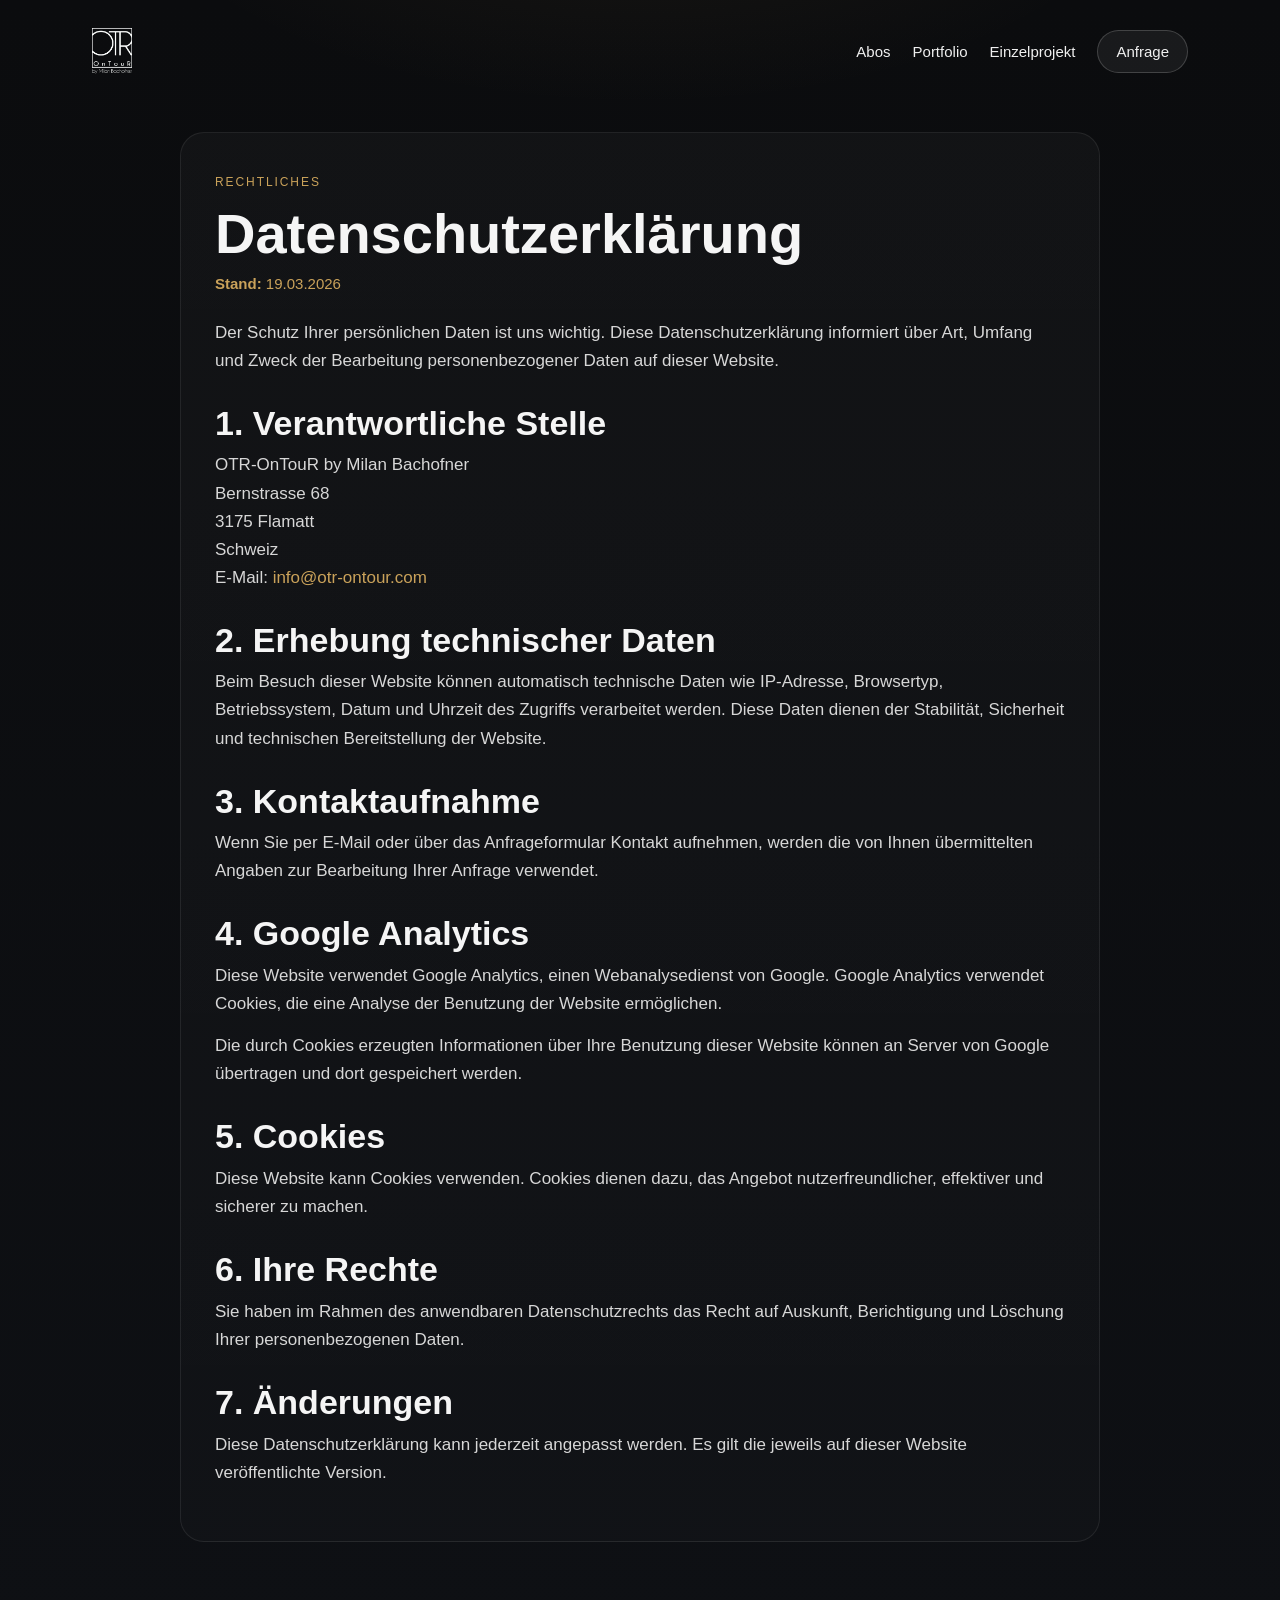
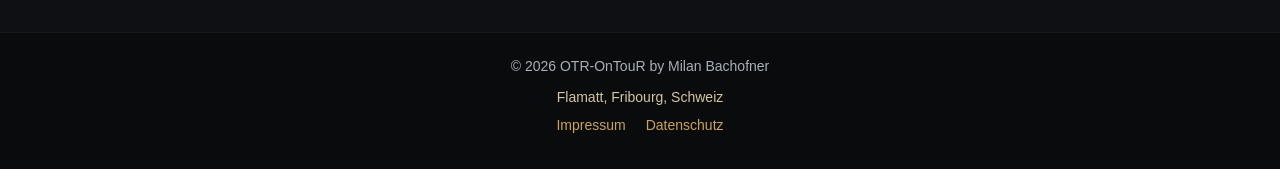
<file: datenschutz.html>
<!DOCTYPE html>
<html lang="de">
<head>
  <meta charset="UTF-8">
  <meta name="viewport" content="width=device-width, initial-scale=1.0">
  <title>Datenschutz – OTR-OnTouR</title>
  <link rel="icon" type="image/png" sizes="72x72" href="favicon(1).png">
  <link rel="shortcut icon" href="favicon(1).png">
  <link rel="apple-touch-icon" sizes="72x72" href="favicon(1).png">

  <style>
    :root{
      --bg:#0b0c0e;
      --bg-soft:#111317;
      --card:#15181d;
      --text:#f5f5f5;
      --muted:#c9cdd3;
      --gold:#caa25a;
      --line:rgba(255,255,255,0.08);
      --radius:22px;
      --max:1180px;
    }

    *{ box-sizing:border-box; }

    html{
      scroll-behavior:smooth;
    }

    body{
      margin:0;
      background:var(--bg);
      color:var(--text);
      font-family:-apple-system,BlinkMacSystemFont,"SF Pro Text","Helvetica Neue",Helvetica,Arial,sans-serif;
      -webkit-font-smoothing:antialiased;
      overflow-x:hidden;
    }

    a{
      color:inherit;
      text-decoration:none;
    }

    .page-shell{
      min-height:100vh;
      background:
        radial-gradient(900px 450px at 50% -10%, rgba(202,162,90,0.08), transparent 60%),
        linear-gradient(180deg, #0b0c0e 0%, #0e1014 100%);
    }

    .navbar{
      position:relative;
      z-index:3;
      display:flex;
      justify-content:space-between;
      align-items:center;
      padding:28px 42px;
      width:min(var(--max), calc(100% - 40px));
      margin:0 auto;
    }

    .logo-img{
      display:block;
      height:46px;
      width:auto;
      object-fit:contain;
    }

    .nav-links{
      display:flex;
      align-items:center;
      gap:22px;
    }

    .nav-links a{
      color:#f0f0f0;
      font-size:15px;
    }

    .nav-cta{
      padding:12px 18px;
      border-radius:999px;
      border:1px solid rgba(255,255,255,0.18);
      background:rgba(255,255,255,0.06);
    }

    .legal-wrap{
      width:min(920px, calc(100% - 40px));
      margin:0 auto;
      padding:30px 0 90px;
    }

    .legal-card{
      background:linear-gradient(180deg, rgba(255,255,255,0.03), rgba(255,255,255,0.015));
      border:1px solid var(--line);
      border-radius:24px;
      padding:40px 34px;
    }

    .eyebrow{
      color:var(--gold);
      text-transform:uppercase;
      letter-spacing:0.16em;
      font-size:12px;
      margin:0 0 12px 0;
    }

    h1{
      margin:0 0 10px 0;
      font-size:clamp(34px, 5vw, 56px);
      line-height:1.02;
    }

    h2{
      margin:30px 0 10px 0;
      font-size:clamp(22px, 3vw, 34px);
      line-height:1.08;
    }

    p{
      margin:0 0 14px 0;
      font-size:17px;
      line-height:1.65;
      color:#d7d7d7;
    }

    .legal-meta{
      color:#caa25a;
      font-size:15px;
      margin-bottom:22px;
    }

    .site-footer{
      padding:22px 20px 36px;
      text-align:center;
      border-top:1px solid rgba(255,255,255,0.06);
      background:#0a0b0d;
    }

    .site-footer p{
      margin:0 0 8px 0;
      font-size:14px;
      color:#aab0b8;
    }

    .footer-location{
      color:#d6c5a0 !important;
    }

    .footer-links{
      display:flex;
      justify-content:center;
      gap:20px;
      flex-wrap:wrap;
      margin-top:6px;
    }

    .footer-links a{
      color:var(--gold);
      font-size:14px;
    }

    @media (max-width: 700px){
      .navbar{
        padding:20px 22px;
        flex-direction:column;
        gap:14px;
      }

      .logo-img{
        height:40px;
      }

      .nav-links{
        gap:12px;
        flex-wrap:wrap;
        justify-content:center;
      }

      .legal-wrap{
        padding:20px 0 72px;
      }

      .legal-card{
        padding:28px 20px;
        border-radius:20px;
      }

      p{
        font-size:16px;
      }
    }
  </style>
</head>
<body>
  <div class="page-shell">
    <nav class="navbar">
      <a href="index.html#top" class="logo-wrap" aria-label="OTR-OnTouR Startseite">
        <img src="Logo White_OTR-OnTouR.png" alt="OTR-OnTouR Logo" class="logo-img">
      </a>

      <div class="nav-links">
        <a href="index.html#abos">Abos</a>
        <a href="index.html#portfolio">Portfolio</a>
        <a href="index.html#einzelprojekt">Einzelprojekt</a>
        <a href="index.html#anfrage" class="nav-cta">Anfrage</a>
      </div>
    </nav>

    <main class="legal-wrap">
      <section class="legal-card">
        <p class="eyebrow">Rechtliches</p>
        <h1>Datenschutzerklärung</h1>
        <p class="legal-meta"><strong>Stand:</strong> 19.03.2026</p>

        <p>
          Der Schutz Ihrer persönlichen Daten ist uns wichtig. Diese Datenschutzerklärung informiert über Art, Umfang und Zweck der Bearbeitung personenbezogener Daten auf dieser Website.
        </p>

        <h2>1. Verantwortliche Stelle</h2>
        <p>
          OTR-OnTouR by Milan Bachofner<br>
          Bernstrasse 68<br>
          3175 Flamatt<br>
          Schweiz<br>
          E-Mail: <a href="mailto:info@otr-ontour.com" style="color:#caa25a;">info@otr-ontour.com</a>
        </p>

        <h2>2. Erhebung technischer Daten</h2>
        <p>
          Beim Besuch dieser Website können automatisch technische Daten wie IP-Adresse, Browsertyp, Betriebssystem, Datum und Uhrzeit des Zugriffs verarbeitet werden. Diese Daten dienen der Stabilität, Sicherheit und technischen Bereitstellung der Website.
        </p>

        <h2>3. Kontaktaufnahme</h2>
        <p>
          Wenn Sie per E-Mail oder über das Anfrageformular Kontakt aufnehmen, werden die von Ihnen übermittelten Angaben zur Bearbeitung Ihrer Anfrage verwendet.
        </p>

        <h2>4. Google Analytics</h2>
        <p>
          Diese Website verwendet Google Analytics, einen Webanalysedienst von Google. Google Analytics verwendet Cookies, die eine Analyse der Benutzung der Website ermöglichen.
        </p>
        <p>
          Die durch Cookies erzeugten Informationen über Ihre Benutzung dieser Website können an Server von Google übertragen und dort gespeichert werden.
        </p>

        <h2>5. Cookies</h2>
        <p>
          Diese Website kann Cookies verwenden. Cookies dienen dazu, das Angebot nutzerfreundlicher, effektiver und sicherer zu machen.
        </p>

        <h2>6. Ihre Rechte</h2>
        <p>
          Sie haben im Rahmen des anwendbaren Datenschutzrechts das Recht auf Auskunft, Berichtigung und Löschung Ihrer personenbezogenen Daten.
        </p>

        <h2>7. Änderungen</h2>
        <p>
          Diese Datenschutzerklärung kann jederzeit angepasst werden. Es gilt die jeweils auf dieser Website veröffentlichte Version.
        </p>
      </section>
    </main>
  </div>

  <footer class="site-footer">
    <p>© 2026 OTR-OnTouR by Milan Bachofner</p>
    <p class="footer-location">Flamatt, Fribourg, Schweiz</p>
    <div class="footer-links">
      <a href="impressum.html">Impressum</a>
      <a href="datenschutz.html">Datenschutz</a>
    </div>
  </footer>
</body>
</html>
</file>
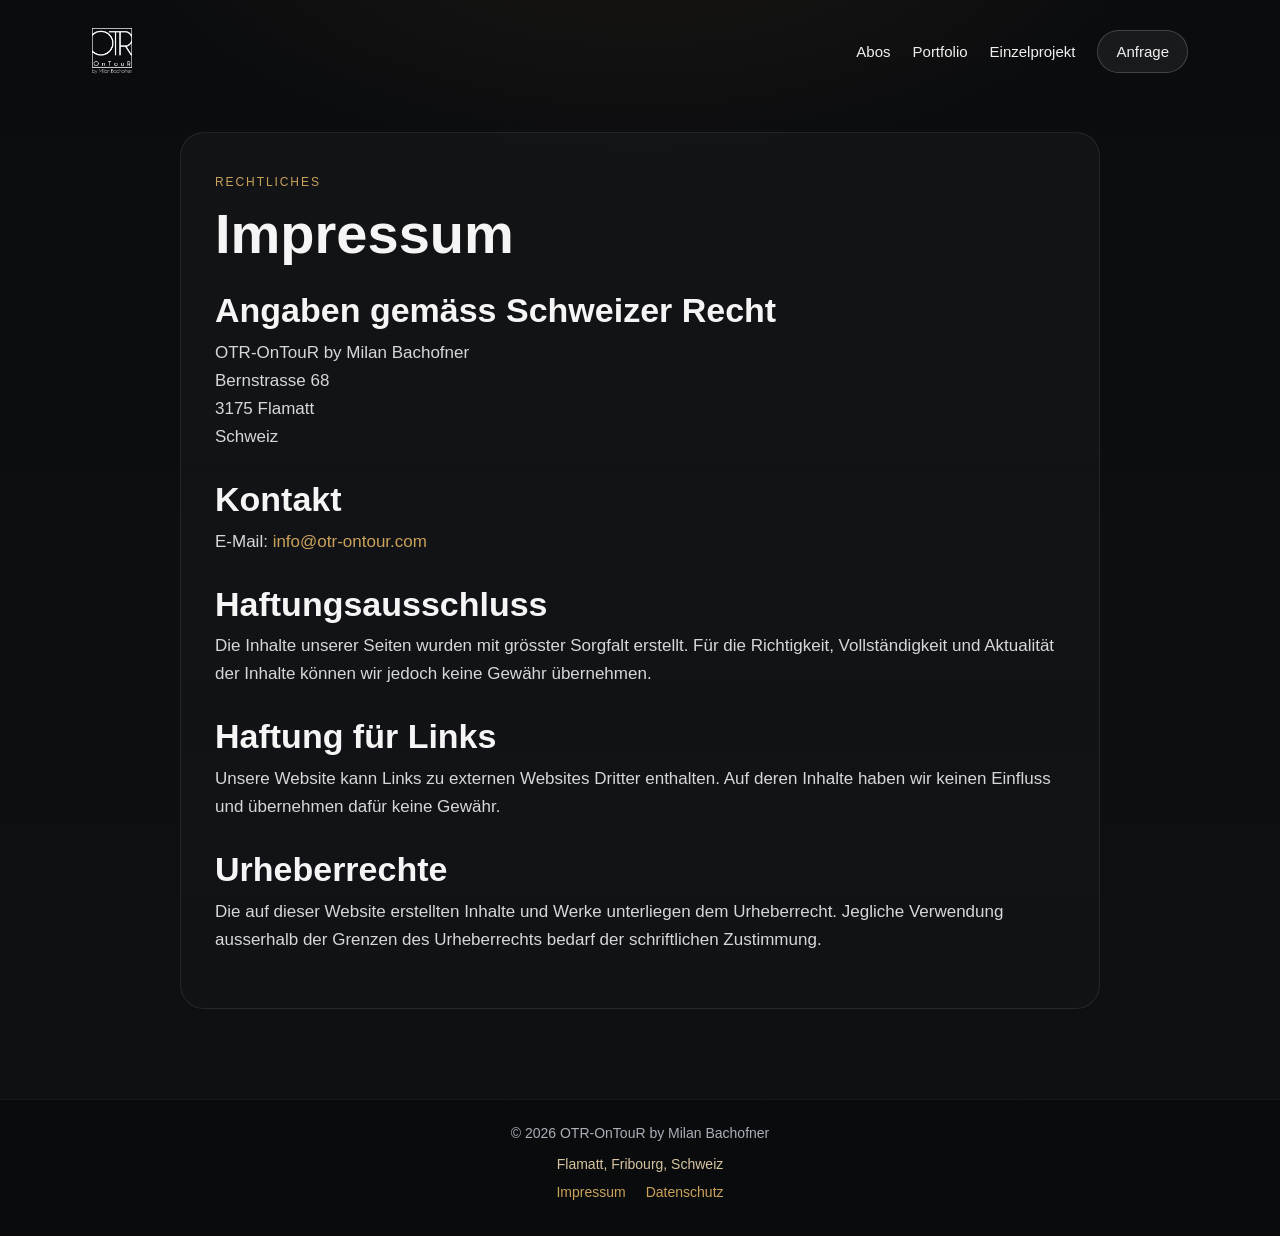
<file: impressum.html>
<!DOCTYPE html>
<html lang="de">
<head>
  <meta charset="UTF-8">
  <meta name="viewport" content="width=device-width, initial-scale=1.0">
  <title>Impressum – OTR-OnTouR</title>
  <link rel="icon" type="image/png" sizes="72x72" href="favicon(1).png">
  <link rel="shortcut icon" href="favicon(1).png">
  <link rel="apple-touch-icon" sizes="72x72" href="favicon(1).png">

  <style>
    :root{
      --bg:#0b0c0e;
      --bg-soft:#111317;
      --card:#15181d;
      --text:#f5f5f5;
      --muted:#c9cdd3;
      --gold:#caa25a;
      --line:rgba(255,255,255,0.08);
      --radius:22px;
      --max:1180px;
    }

    *{ box-sizing:border-box; }

    html{
      scroll-behavior:smooth;
    }

    body{
      margin:0;
      background:var(--bg);
      color:var(--text);
      font-family:-apple-system,BlinkMacSystemFont,"SF Pro Text","Helvetica Neue",Helvetica,Arial,sans-serif;
      -webkit-font-smoothing:antialiased;
      overflow-x:hidden;
    }

    a{
      color:inherit;
      text-decoration:none;
    }

    .page-shell{
      min-height:100vh;
      background:
        radial-gradient(900px 450px at 50% -10%, rgba(202,162,90,0.08), transparent 60%),
        linear-gradient(180deg, #0b0c0e 0%, #0e1014 100%);
    }

    .navbar{
      position:relative;
      z-index:3;
      display:flex;
      justify-content:space-between;
      align-items:center;
      padding:28px 42px;
      width:min(var(--max), calc(100% - 40px));
      margin:0 auto;
    }

    .logo-img{
      display:block;
      height:46px;
      width:auto;
      object-fit:contain;
    }

    .nav-links{
      display:flex;
      align-items:center;
      gap:22px;
    }

    .nav-links a{
      color:#f0f0f0;
      font-size:15px;
    }

    .nav-cta{
      padding:12px 18px;
      border-radius:999px;
      border:1px solid rgba(255,255,255,0.18);
      background:rgba(255,255,255,0.06);
    }

    .legal-wrap{
      width:min(920px, calc(100% - 40px));
      margin:0 auto;
      padding:30px 0 90px;
    }

    .legal-card{
      background:linear-gradient(180deg, rgba(255,255,255,0.03), rgba(255,255,255,0.015));
      border:1px solid var(--line);
      border-radius:24px;
      padding:40px 34px;
    }

    .eyebrow{
      color:var(--gold);
      text-transform:uppercase;
      letter-spacing:0.16em;
      font-size:12px;
      margin:0 0 12px 0;
    }

    h1{
      margin:0 0 18px 0;
      font-size:clamp(34px, 5vw, 56px);
      line-height:1.02;
    }

    h2{
      margin:30px 0 10px 0;
      font-size:clamp(22px, 3vw, 34px);
      line-height:1.08;
    }

    p{
      margin:0 0 14px 0;
      font-size:17px;
      line-height:1.65;
      color:#d7d7d7;
    }

    .legal-meta{
      color:#caa25a;
      font-size:15px;
      margin-bottom:22px;
    }

    .site-footer{
      padding:22px 20px 36px;
      text-align:center;
      border-top:1px solid rgba(255,255,255,0.06);
      background:#0a0b0d;
    }

    .site-footer p{
      margin:0 0 8px 0;
      font-size:14px;
      color:#aab0b8;
    }

    .footer-location{
      color:#d6c5a0 !important;
    }

    .footer-links{
      display:flex;
      justify-content:center;
      gap:20px;
      flex-wrap:wrap;
      margin-top:6px;
    }

    .footer-links a{
      color:var(--gold);
      font-size:14px;
    }

    @media (max-width: 700px){
      .navbar{
        padding:20px 22px;
        flex-direction:column;
        gap:14px;
      }

      .logo-img{
        height:40px;
      }

      .nav-links{
        gap:12px;
        flex-wrap:wrap;
        justify-content:center;
      }

      .legal-wrap{
        padding:20px 0 72px;
      }

      .legal-card{
        padding:28px 20px;
        border-radius:20px;
      }

      p{
        font-size:16px;
      }
    }
  </style>
</head>
<body>
  <div class="page-shell">
    <nav class="navbar">
      <a href="index.html#top" class="logo-wrap" aria-label="OTR-OnTouR Startseite">
        <img src="Logo White_OTR-OnTouR.png" alt="OTR-OnTouR Logo" class="logo-img">
      </a>

      <div class="nav-links">
        <a href="index.html#abos">Abos</a>
        <a href="index.html#portfolio">Portfolio</a>
        <a href="index.html#einzelprojekt">Einzelprojekt</a>
        <a href="index.html#anfrage" class="nav-cta">Anfrage</a>
      </div>
    </nav>

    <main class="legal-wrap">
      <section class="legal-card">
        <p class="eyebrow">Rechtliches</p>
        <h1>Impressum</h1>

        <h2>Angaben gemäss Schweizer Recht</h2>
        <p>
          OTR-OnTouR by Milan Bachofner<br>
          Bernstrasse 68<br>
          3175 Flamatt<br>
          Schweiz
        </p>

        <h2>Kontakt</h2>
        <p>
          E-Mail: <a href="mailto:info@otr-ontour.com" style="color:#caa25a;">info@otr-ontour.com</a>
        </p>

        <h2>Haftungsausschluss</h2>
        <p>
          Die Inhalte unserer Seiten wurden mit grösster Sorgfalt erstellt. Für die Richtigkeit, Vollständigkeit und Aktualität der Inhalte können wir jedoch keine Gewähr übernehmen.
        </p>

        <h2>Haftung für Links</h2>
        <p>
          Unsere Website kann Links zu externen Websites Dritter enthalten. Auf deren Inhalte haben wir keinen Einfluss und übernehmen dafür keine Gewähr.
        </p>

        <h2>Urheberrechte</h2>
        <p>
          Die auf dieser Website erstellten Inhalte und Werke unterliegen dem Urheberrecht. Jegliche Verwendung ausserhalb der Grenzen des Urheberrechts bedarf der schriftlichen Zustimmung.
        </p>
      </section>
    </main>
  </div>

  <footer class="site-footer">
    <p>© 2026 OTR-OnTouR by Milan Bachofner</p>
    <p class="footer-location">Flamatt, Fribourg, Schweiz</p>
    <div class="footer-links">
      <a href="impressum.html">Impressum</a>
      <a href="datenschutz.html">Datenschutz</a>
    </div>
  </footer>
</body>
</html>
</file>
